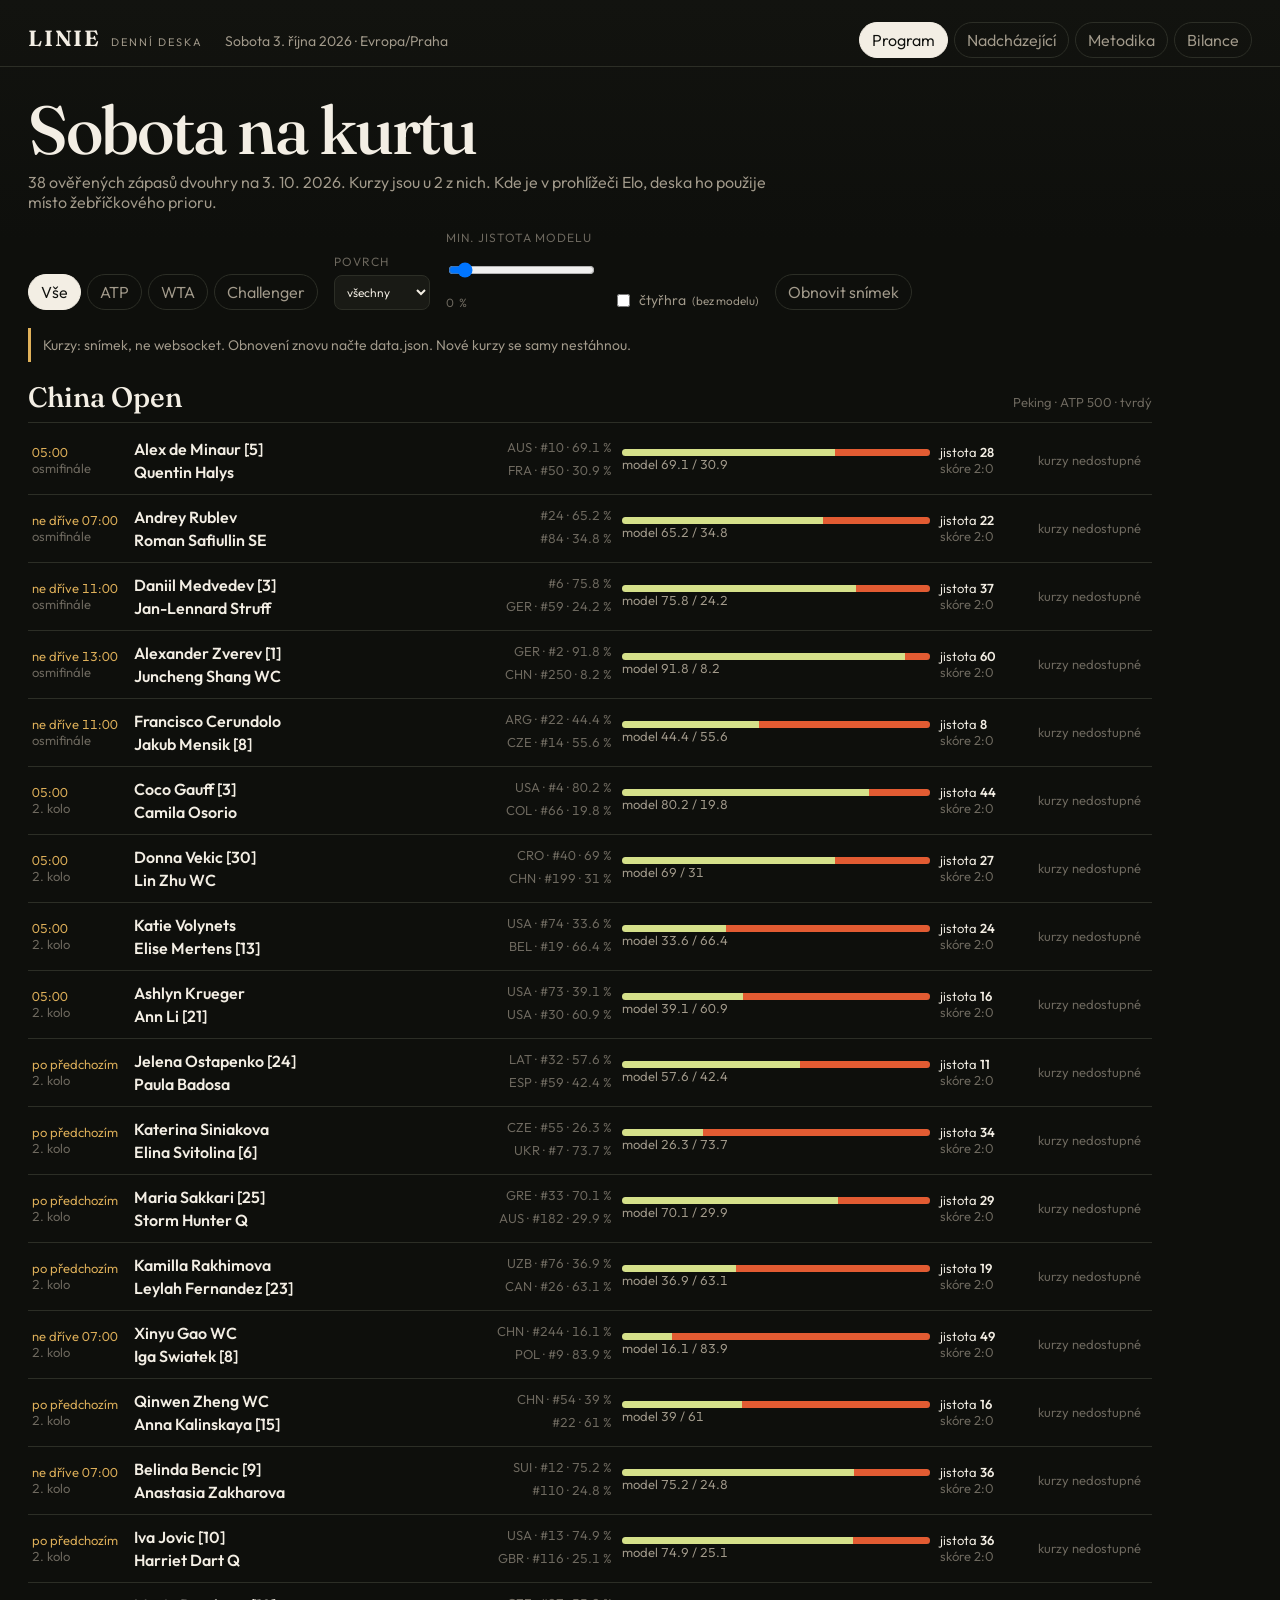
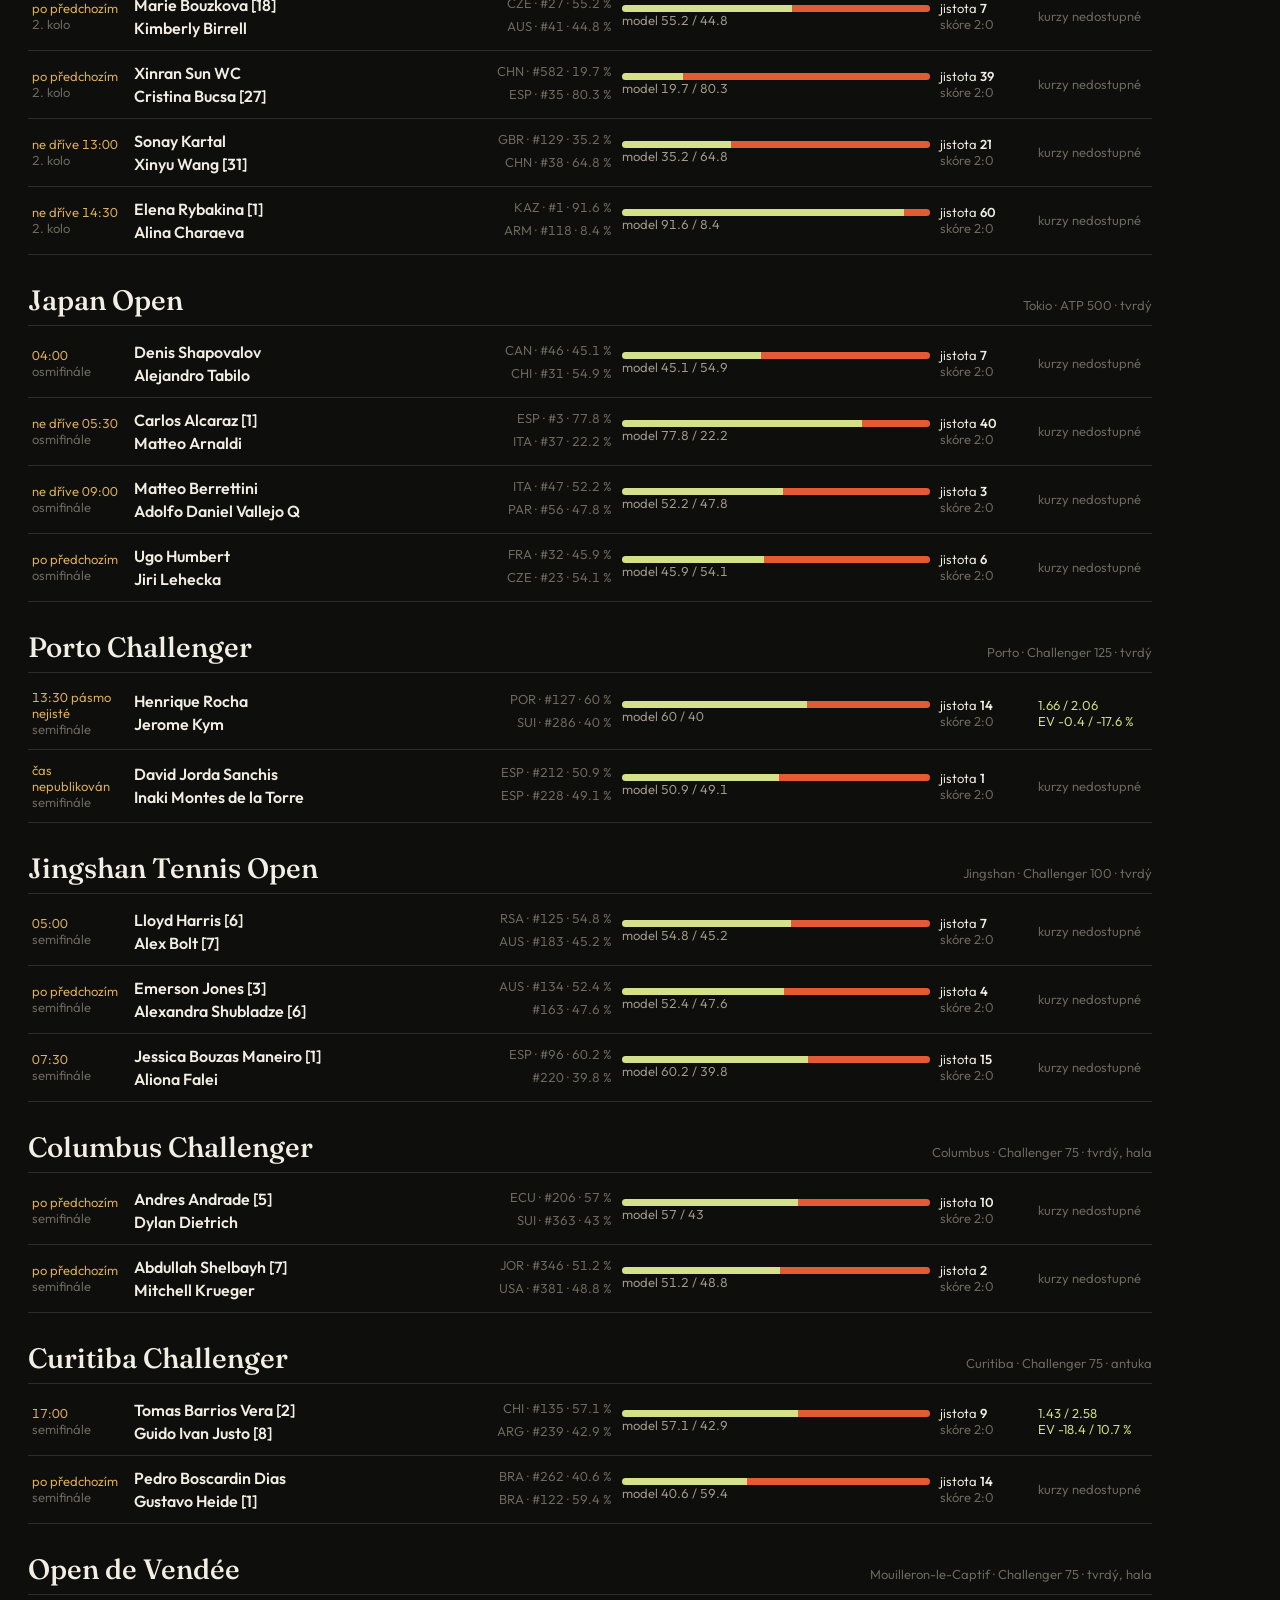
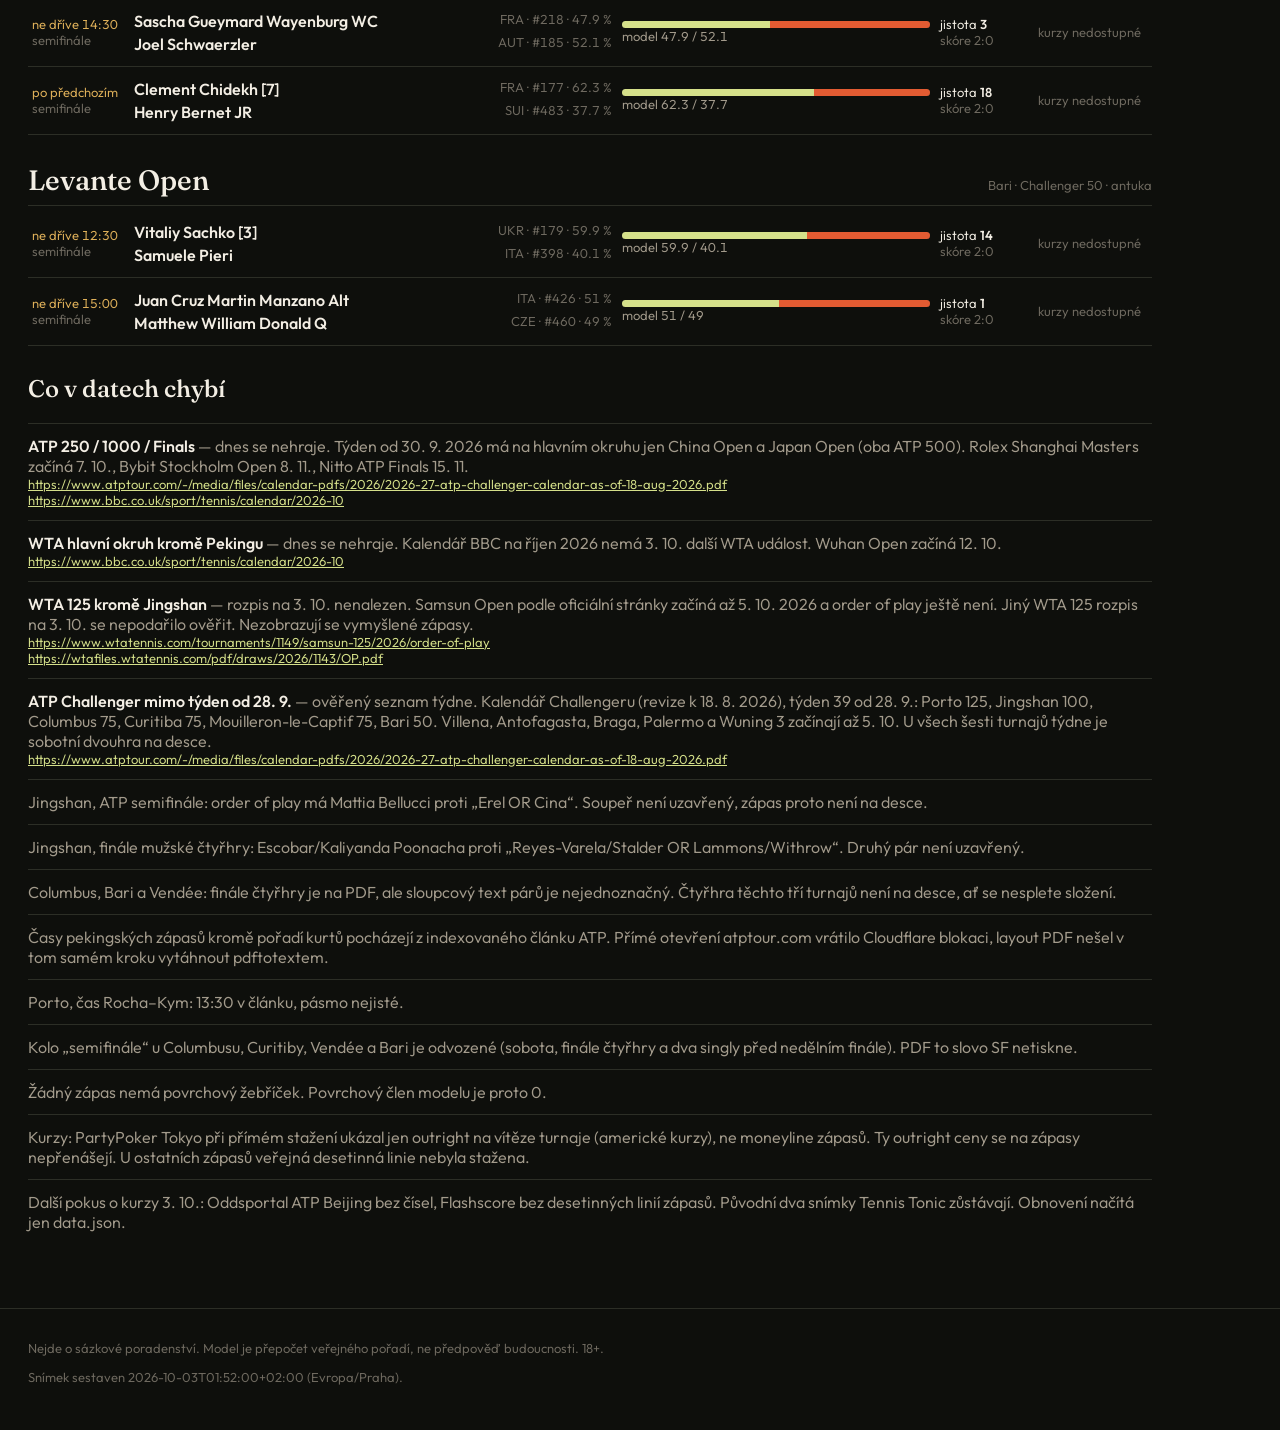
<file: index.html>
<!DOCTYPE html>
<html lang="cs">
<head>
<meta charset="utf-8">
<meta name="viewport" content="width=device-width, initial-scale=1">
<title>LINIE · tenis 3. října 2026</title>
<link rel="preconnect" href="https://fonts.googleapis.com">
<link rel="preconnect" href="https://fonts.gstatic.com" crossorigin>
<link href="https://fonts.googleapis.com/css2?family=Fraunces:opsz,wght@9..144,520;9..144,640&family=Outfit:wght@360;460;560&display=swap" rel="stylesheet">
<link rel="stylesheet" href="styles.css">
</head>
<body>
<header class="top">
  <div class="brand">
    <span class="mark">LINIE</span>
    <span class="brand-sub">denní deska</span>
  </div>
  <p class="dateline" id="dateline">Sobota 3. října 2026 · Evropa/Praha</p>
  <nav class="nav">
    <button type="button" data-page="board" class="on">Program</button>
    <button type="button" data-page="upcoming">Nadcházející</button>
    <button type="button" data-page="method">Metodika</button>
    <button type="button" data-page="record">Bilance</button>
  </nav>
</header>

<main id="app">
  <section id="page-board">
    <div class="lede">
      <h1>Sobota na kurtu</h1>
      <p id="lede-text"></p>
    </div>
    <div class="filters">
      <div class="seg" id="tour-filter" role="group" aria-label="Okruh">
        <button type="button" data-tour="all" class="on">Vše</button>
        <button type="button" data-tour="atp">ATP</button>
        <button type="button" data-tour="wta">WTA</button>
        <button type="button" data-tour="challenger">Challenger</button>
      </div>
      <div class="seg sub hidden" id="ch-filter">
        <button type="button" data-ch="all" class="on">Challenger vše</button>
        <button type="button" data-ch="atp_challenger">ATP Challenger</button>
        <button type="button" data-ch="wta_125">WTA 125</button>
      </div>
      <label class="select">Povrch
        <select id="surface">
          <option value="all">všechny</option>
          <option value="hard">tvrdý</option>
          <option value="hard_indoor">tvrdý, hala</option>
          <option value="clay">antuka</option>
        </select>
      </label>
      <label class="select">Min. jistota modelu
        <input id="minconf" type="range" min="0" max="80" value="0" step="5">
        <span id="minconf-label">0 %</span>
      </label>
      <label class="check"><input type="checkbox" id="doubles"> čtyřhra <small>(bez modelu)</small></label>
      <button type="button" id="reload" class="ghost">Obnovit snímek</button>
    </div>
    <p class="odds-banner" id="odds-banner"></p>
    <div id="board"></div>
    <section class="gaps" id="gaps"></section>
  </section>

  <section id="page-method" class="prose hidden">
    <h1>Jak model počítá</h1>
    <p>LINIE není tipařský účet. Je to průhledný přepočet žebříčku na pravděpodobnost. Nic z toho není sázkové doporučení.</p>
    <h2>Rating z pořadí</h2>
    <p>Kde je ověřené umístění, platí</p>
    <p class="formula">R = 2200 − 200 · log<sub>10</sub>(pořadí)</p>
    <p>Pravděpodobnost výhry hráče A proti B je logistická:</p>
    <p class="formula">P(A) = 1 / (1 + 10<sup>(R<sub>B</sub> − R<sub>A</sub>) / 400</sup>)</p>
    <p>Rozdíl deseti a padesáti míst tak není stejný jako rozdíl mezi první a druhou. Nasazení turnaje se do vzorce nedává. Nasazení je jen štítek pavouka.</p>
    <h2>Povrch</h2>
    <p>Člen povrchu je v datech explicitně 0. Povrch zápasu známe (tvrdý, hala, antuka), povrchové žebříčky ani bilance na povrchu se pro celé pole nepodařilo stáhnout jednotně. Model proto povrch neoceňuje. V detailu zápasu je to napsané. Jistota je kvůli tomu sražená koeficientem 0,72, a 0,64 tam, kde pořadí nepochází z tabulky k 2. říjnu.</p>
    <h2>Jistota</h2>
    <p>Jistota modelu = min(92, |P − 0,5| · 200) × kvalita dat. Je to vzdálenost od mince, ne záruka výsledku. Úzký žebříčkový rozdíl dá nízkou jistotu i při kompletních datech.</p>
    <h2>Skóre</h2>
    <p>Na tři vítězné sety se z pravděpodobnosti zápasu zpětně odhadne pravděpodobnost setu a z ní pravděpodobnost 2:0 a 2:1. Zobrazené skóre je modus modelu, ne prognóza průběhu.</p>
    <h2>Online Elo</h2>
    <p>Počáteční rating je vzorec z pořadí. Když v detailu zápasu zapíšete vítěze a sety, oba hráči se na daném povrchu posunou o Elo krok s K = 24. Očekávání je stejná logistická křivka. Sety se ukládají do bilance, ale nemění K: krok je za zápas, ne za gem. Další zápas na desce použije naučený rating na tom povrchu, jinak zase žebříčkový prior. Běží to v localStorage tohoto prohlížeče. Není to neuronová síť.</p>
    <h2>Živý stav</h2>
    <p>Do panelu se zadávají sety, gemy v rozehraném setu a kdo podává. Pravděpodobnost gemu na podání je z bodu, bod je prior z rozdílu ratingů (servis ani return se neměřily). Prior se zkalibruje tak, aby na 0:0 bez únavy seděl na předzápasové P. Únava násobí servisní náskok členem max(0,75, 1 − 0,004 · G). Hotový set, u kterého neznáme gemy, se počítá jako 10 gemů. Rozpad ukáže, co udělal rating, skóre a únava. Pravděpodobnost aktuálního setu a nejpravděpodobnější zbývající skóre zápasu se přepočtou s každým zadáním.</p>
    <h2>Kurzy</h2>
    <p>Desetinný kurz se bere jen z veřejné stránky stažené při sestavení snímku. Implikovaná pravděpodobnost je 1/kurz. Overround je součet obou mínus 1. Férová pravděpodobnost je implikovaná vydělená součtem. EV = P<sub>model</sub> · kurz − 1. Čtvrtinový Kelly je max(0, (P·kurz − 1) / (kurz − 1)) / 4. Když kurz není, sloupec říká „kurzy nedostupné“. Tlačítko obnovení znovu načte místní data.json. Živý websocket tu není.</p>
    <h2>Zdroje pořadí</h2>
    <p>ATP a WTA pořadí: StatsDream k 2. 10. 2026. Oficiální žebříček ATP při přímém stažení zablokoval Cloudflare. Xinran Sun je z karty hráčky na wtatennis.com (582, staženo 3. 10.). Guido Ivan Justo je z článku Tennis Tonic (239).</p>
  </section>

  <section id="page-upcoming" class="hidden">
    <div class="lede">
      <h1>Nadcházející</h1>
      <p>Turnaje po 3. říjnu 2026. Zápas je tu jen tehdy, když existuje order of play nebo hotová dvojice. Jinak zůstane „pavouk zatím není“.</p>
    </div>
    <div class="seg" id="up-filter">
      <button type="button" data-uptour="all" class="on">Vše</button>
      <button type="button" data-uptour="atp">ATP</button>
      <button type="button" data-uptour="wta">WTA</button>
      <button type="button" data-uptour="challenger">Challenger</button>
    </div>
    <div id="upcoming-list"></div>
  </section>

  <section id="page-record" class="prose hidden">
    <h1>Bilance</h1>
    <div id="record-body"></div>
  </section>
</main>

<aside id="drawer" class="drawer" hidden>
  <div class="drawer-card">
    <button type="button" id="drawer-close" class="ghost">Zavřít</button>
    <div id="drawer-body"></div>
  </div>
</aside>

<footer>
  <p>Nejde o sázkové poradenství. Model je přepočet veřejného pořadí, ne předpověď budoucnosti. 18+.</p>
  <p id="foot-time"></p>
</footer>
<script src="app.js"></script>
</body>
</html>
</file>
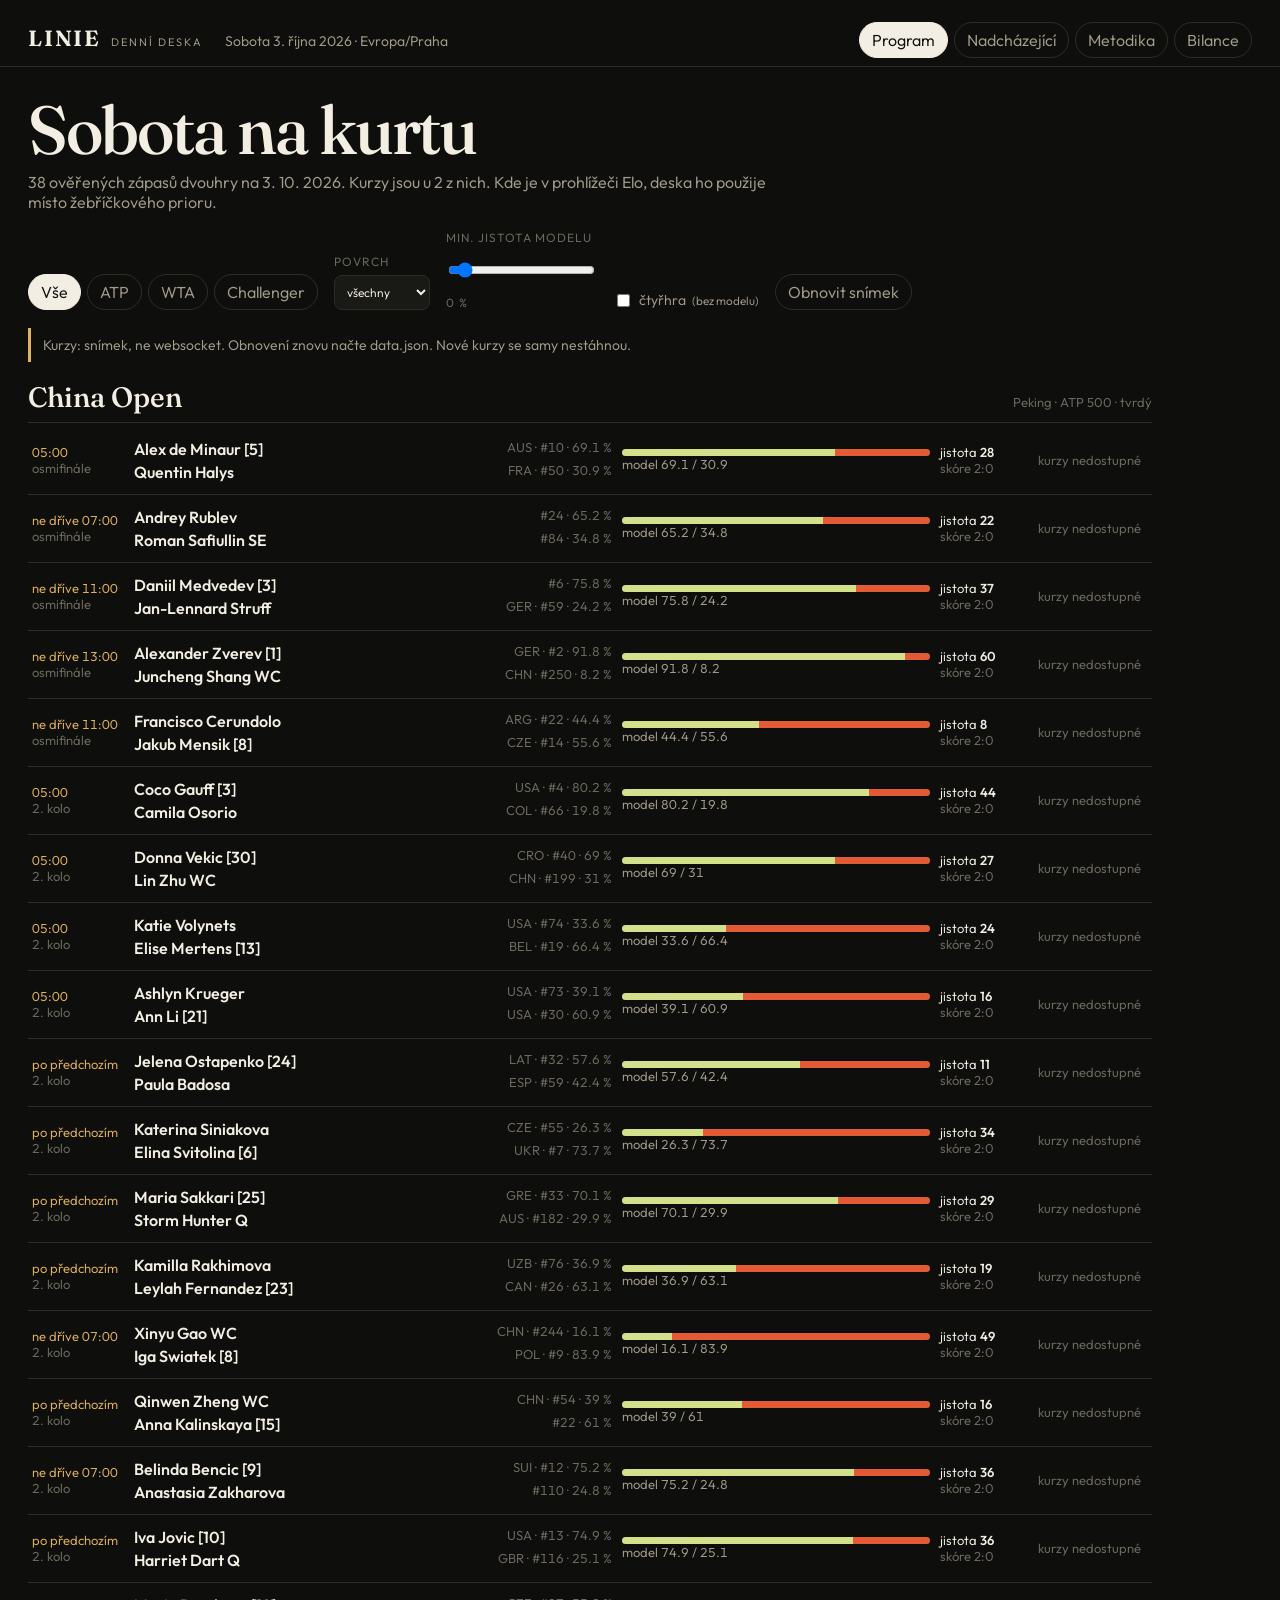
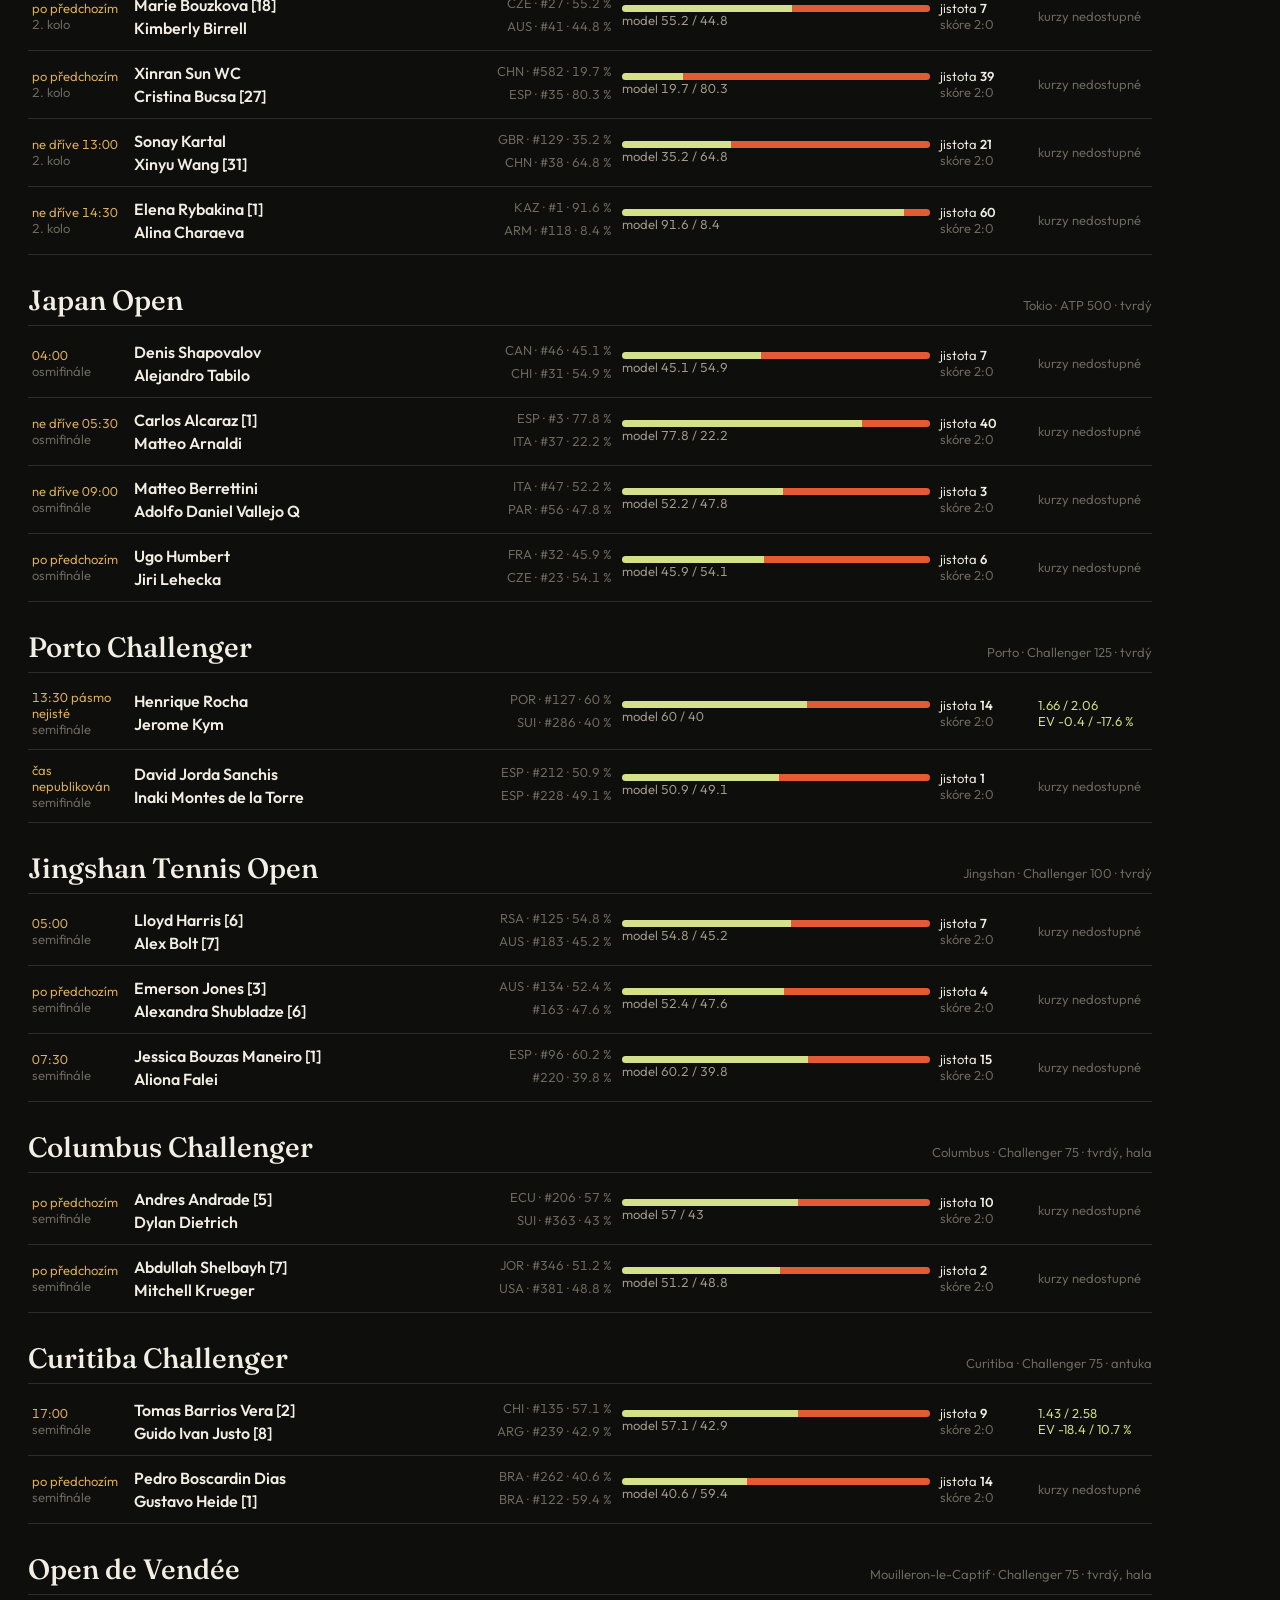
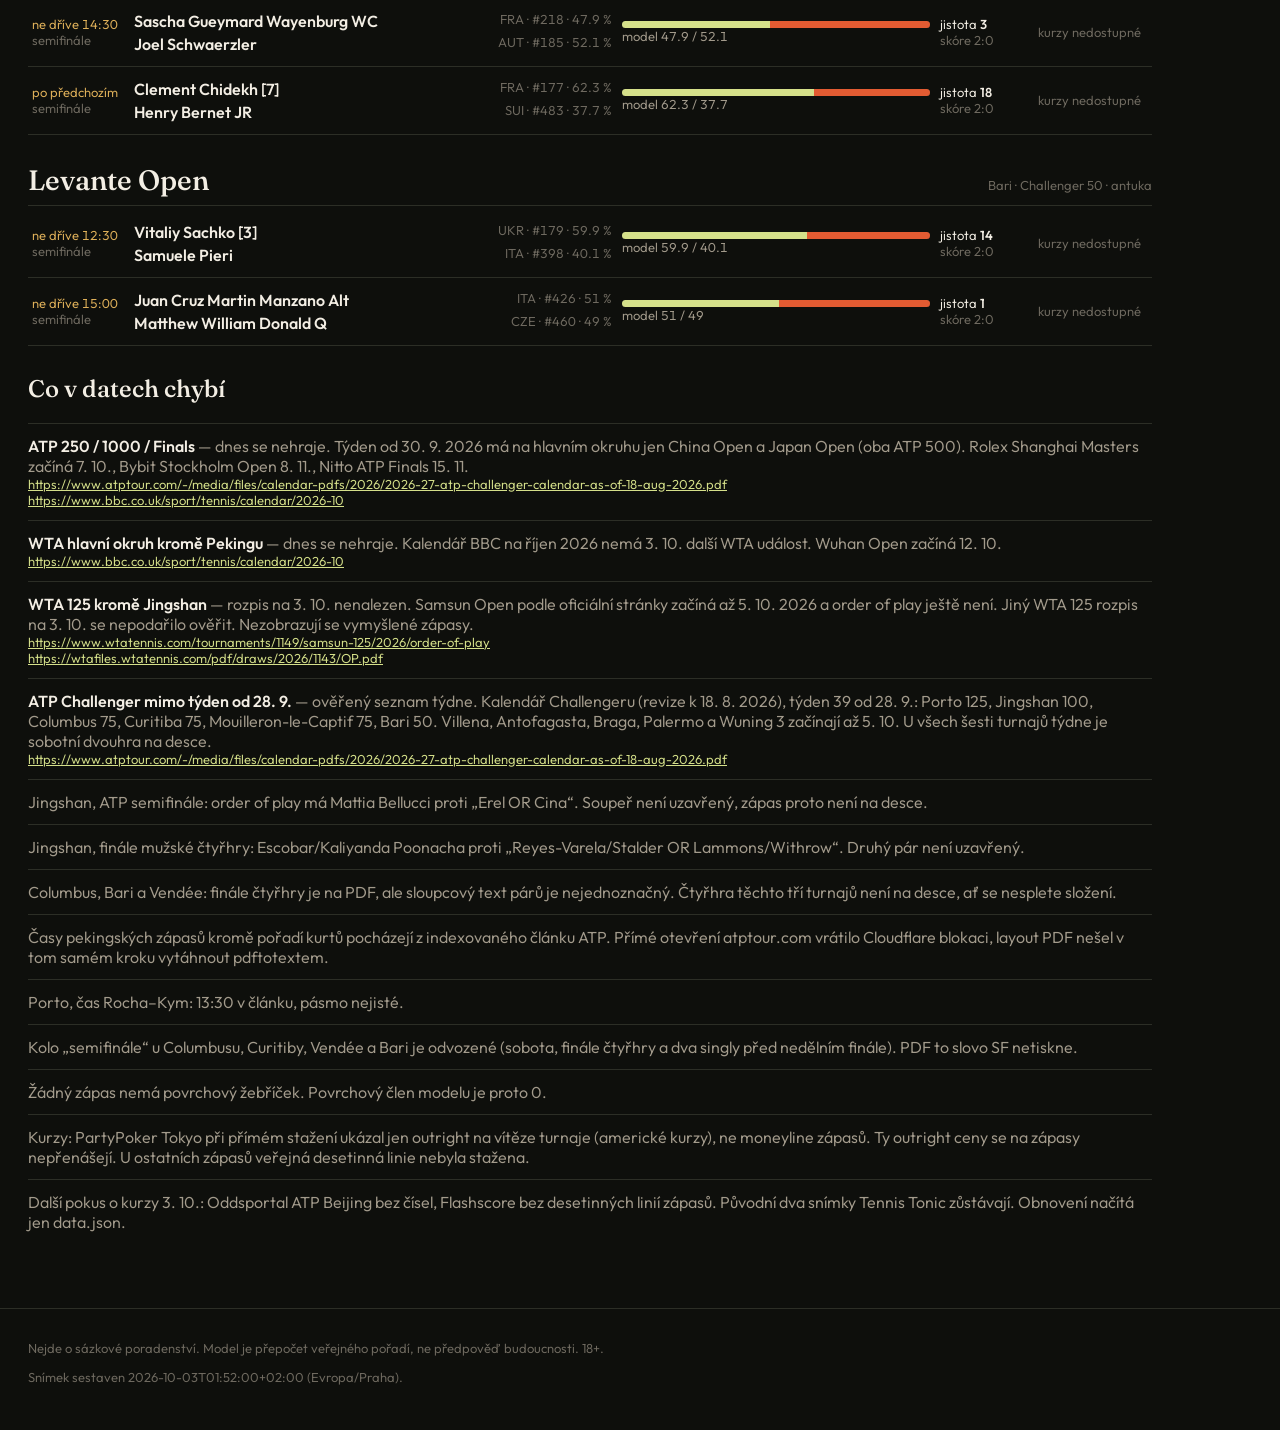
<file: telefon.html>
<!DOCTYPE html>
<html lang="cs">
<head>
<meta charset="utf-8">
<meta name="viewport" content="width=device-width, initial-scale=1">
<title>LINIE · tenis 3. října 2026</title>
<link rel="preconnect" href="https://fonts.googleapis.com">
<link rel="preconnect" href="https://fonts.gstatic.com" crossorigin>
<link href="https://fonts.googleapis.com/css2?family=Fraunces:opsz,wght@9..144,520;9..144,640&family=Outfit:wght@360;460;560&display=swap" rel="stylesheet">
<link rel="stylesheet" href="styles.css">
<style>aside#drawer[hidden]{display:none !important} html,body{background:#0e0f0c;color:#f3eee4}</style>
</head>
<body>
<header class="top">
  <div class="brand">
    <span class="mark">LINIE</span>
    <span class="brand-sub">denní deska</span>
  </div>
  <p class="dateline" id="dateline">Sobota 3. října 2026 · Evropa/Praha</p>
  <nav class="nav">
    <button type="button" data-page="board" class="on">Program</button>
    <button type="button" data-page="upcoming">Nadcházející</button>
    <button type="button" data-page="method">Metodika</button>
    <button type="button" data-page="record">Bilance</button>
  </nav>
</header>

<main id="app">
  <section id="page-board">
    <div class="lede">
      <h1>Sobota na kurtu</h1>
      <p id="lede-text"></p>
    </div>
    <div class="filters">
      <div class="seg" id="tour-filter" role="group" aria-label="Okruh">
        <button type="button" data-tour="all" class="on">Vše</button>
        <button type="button" data-tour="atp">ATP</button>
        <button type="button" data-tour="wta">WTA</button>
        <button type="button" data-tour="challenger">Challenger</button>
      </div>
      <div class="seg sub hidden" id="ch-filter">
        <button type="button" data-ch="all" class="on">Challenger vše</button>
        <button type="button" data-ch="atp_challenger">ATP Challenger</button>
        <button type="button" data-ch="wta_125">WTA 125</button>
      </div>
      <label class="select">Povrch
        <select id="surface">
          <option value="all">všechny</option>
          <option value="hard">tvrdý</option>
          <option value="hard_indoor">tvrdý, hala</option>
          <option value="clay">antuka</option>
        </select>
      </label>
      <label class="select">Min. jistota modelu
        <input id="minconf" type="range" min="0" max="80" value="0" step="5">
        <span id="minconf-label">0 %</span>
      </label>
      <label class="check"><input type="checkbox" id="doubles"> čtyřhra <small>(bez modelu)</small></label>
      <button type="button" id="reload" class="ghost">Obnovit snímek</button>
    </div>
    <p class="odds-banner" id="odds-banner"></p>
    <div id="board"></div>
    <section class="gaps" id="gaps"></section>
  </section>

  <section id="page-method" class="prose hidden">
    <h1>Jak model počítá</h1>
    <p>LINIE není tipařský účet. Je to průhledný přepočet žebříčku na pravděpodobnost. Nic z toho není sázkové doporučení.</p>
    <h2>Rating z pořadí</h2>
    <p>Kde je ověřené umístění, platí</p>
    <p class="formula">R = 2200 − 200 · log<sub>10</sub>(pořadí)</p>
    <p>Pravděpodobnost výhry hráče A proti B je logistická:</p>
    <p class="formula">P(A) = 1 / (1 + 10<sup>(R<sub>B</sub> − R<sub>A</sub>) / 400</sup>)</p>
    <p>Rozdíl deseti a padesáti míst tak není stejný jako rozdíl mezi první a druhou. Nasazení turnaje se do vzorce nedává. Nasazení je jen štítek pavouka.</p>
    <h2>Povrch</h2>
    <p>Člen povrchu je v datech explicitně 0. Povrch zápasu známe (tvrdý, hala, antuka), povrchové žebříčky ani bilance na povrchu se pro celé pole nepodařilo stáhnout jednotně. Model proto povrch neoceňuje. V detailu zápasu je to napsané. Jistota je kvůli tomu sražená koeficientem 0,72, a 0,64 tam, kde pořadí nepochází z tabulky k 2. říjnu.</p>
    <h2>Jistota</h2>
    <p>Jistota modelu = min(92, |P − 0,5| · 200) × kvalita dat. Je to vzdálenost od mince, ne záruka výsledku. Úzký žebříčkový rozdíl dá nízkou jistotu i při kompletních datech.</p>
    <h2>Skóre</h2>
    <p>Na tři vítězné sety se z pravděpodobnosti zápasu zpětně odhadne pravděpodobnost setu a z ní pravděpodobnost 2:0 a 2:1. Zobrazené skóre je modus modelu, ne prognóza průběhu.</p>
    <h2>Online Elo</h2>
    <p>Počáteční rating je vzorec z pořadí. Když v detailu zápasu zapíšete vítěze a sety, oba hráči se na daném povrchu posunou o Elo krok s K = 24. Očekávání je stejná logistická křivka. Sety se ukládají do bilance, ale nemění K: krok je za zápas, ne za gem. Další zápas na desce použije naučený rating na tom povrchu, jinak zase žebříčkový prior. Běží to v localStorage tohoto prohlížeče. Není to neuronová síť.</p>
    <h2>Živý stav</h2>
    <p>Do panelu se zadávají sety, gemy v rozehraném setu a kdo podává. Pravděpodobnost gemu na podání je z bodu, bod je prior z rozdílu ratingů (servis ani return se neměřily). Prior se zkalibruje tak, aby na 0:0 bez únavy seděl na předzápasové P. Únava násobí servisní náskok členem max(0,75, 1 − 0,004 · G). Hotový set, u kterého neznáme gemy, se počítá jako 10 gemů. Rozpad ukáže, co udělal rating, skóre a únava. Pravděpodobnost aktuálního setu a nejpravděpodobnější zbývající skóre zápasu se přepočtou s každým zadáním.</p>
    <h2>Kurzy</h2>
    <p>Desetinný kurz se bere jen z veřejné stránky stažené při sestavení snímku. Implikovaná pravděpodobnost je 1/kurz. Overround je součet obou mínus 1. Férová pravděpodobnost je implikovaná vydělená součtem. EV = P<sub>model</sub> · kurz − 1. Čtvrtinový Kelly je max(0, (P·kurz − 1) / (kurz − 1)) / 4. Když kurz není, sloupec říká „kurzy nedostupné“. Tlačítko obnovení znovu načte místní data.json. Živý websocket tu není.</p>
    <h2>Zdroje pořadí</h2>
    <p>ATP a WTA pořadí: StatsDream k 2. 10. 2026. Oficiální žebříček ATP při přímém stažení zablokoval Cloudflare. Xinran Sun je z karty hráčky na wtatennis.com (582, staženo 3. 10.). Guido Ivan Justo je z článku Tennis Tonic (239).</p>
  </section>

  <section id="page-upcoming" class="hidden">
    <div class="lede">
      <h1>Nadcházející</h1>
      <p>Turnaje po 3. říjnu 2026. Zápas je tu jen tehdy, když existuje order of play nebo hotová dvojice. Jinak zůstane „pavouk zatím není“.</p>
    </div>
    <div class="seg" id="up-filter">
      <button type="button" data-uptour="all" class="on">Vše</button>
      <button type="button" data-uptour="atp">ATP</button>
      <button type="button" data-uptour="wta">WTA</button>
      <button type="button" data-uptour="challenger">Challenger</button>
    </div>
    <div id="upcoming-list"></div>
  </section>

  <section id="page-record" class="prose hidden">
    <h1>Bilance</h1>
    <div id="record-body"></div>
  </section>
</main>

<aside id="drawer" class="drawer" hidden>
  <div class="drawer-card">
    <button type="button" id="drawer-close" class="ghost">Zavřít</button>
    <div id="drawer-body"></div>
  </div>
</aside>

<footer>
  <p>Nejde o sázkové poradenství. Model je přepočet veřejného pořadí, ne předpověď budoucnosti. 18+.</p>
  <p id="foot-time"></p>
</footer>
<script src="app.js"></script>
</body>
</html>
</file>
<file: styles.css>
:root {
  --bg: #0e0f0c;
  --bg2: #161712;
  --ink: #f3eee4;
  --muted: #a39b8c;
  --dim: #6f6a60;
  --line: #2c2e26;
  --clay: #e25b32;
  --ball: #d5e08a;
  --gold: #e0b15a;
  --card: #191a15;
  --shadow: 0 24px 60px rgba(0,0,0,.35);
  --serif: "Fraunces", "Iowan Old Style", Palatino, Georgia, serif;
  --sans: "Outfit", "Avenir Next", "Segoe UI", sans-serif;
}
* { box-sizing: border-box; }
html, body { margin: 0; background: var(--bg); color: var(--ink); }
body {
  font-family: var(--sans);
  font-weight: 360;
  min-height: 100vh;
  background-image:
    radial-gradient(1200px 500px at 90% -10%, rgba(226,91,50,.16), transparent 55%),
    linear-gradient(180deg, #12130f 0%, #0e0f0c 240px);
}
button, select, input { font: inherit; color: inherit; }
button { cursor: pointer; }
.top {
  display: flex; align-items: baseline; gap: 22px; flex-wrap: wrap;
  padding: 22px 28px 8px;
  border-bottom: 1px solid var(--line);
}
.brand { display: flex; align-items: baseline; gap: 10px; }
.mark {
  font-family: var(--serif);
  font-weight: 640;
  letter-spacing: .08em;
  font-size: 22px;
}
.brand-sub { color: var(--muted); letter-spacing: .18em; text-transform: uppercase; font-size: 11px; }
.dateline { margin: 0; color: var(--muted); font-size: 14px; }
.nav { margin-left: auto; display: flex; gap: 6px; }
.nav button, .ghost, .seg button {
  background: transparent;
  border: 1px solid var(--line);
  border-radius: 999px;
  padding: 7px 12px;
  color: var(--muted);
}
.nav button.on, .seg button.on { color: var(--bg); background: var(--ink); border-color: var(--ink); }
main { padding: 22px 28px 64px; max-width: 1180px; }
.lede h1, .prose h1 {
  font-family: var(--serif);
  font-weight: 520;
  font-size: clamp(40px, 6vw, 68px);
  line-height: .95;
  margin: 8px 0 10px;
  letter-spacing: -0.03em;
}
.lede p { max-width: 68ch; color: var(--muted); margin-top: 0; }
.filters { display: flex; flex-wrap: wrap; gap: 12px 16px; align-items: end; margin: 18px 0; }
.seg { display: flex; flex-wrap: wrap; gap: 6px; }
.hidden { display: none !important; }
.select, .check { display: flex; flex-direction: column; gap: 6px; color: var(--dim); font-size: 12px; letter-spacing: .08em; text-transform: uppercase; }
.select select, .select input[type=range] { text-transform: none; letter-spacing: 0; color: var(--ink); background: var(--card); border: 1px solid var(--line); border-radius: 8px; padding: 8px; }
.check { flex-direction: row; align-items: center; text-transform: none; letter-spacing: 0; color: var(--muted); font-size: 14px; }
.odds-banner {
  border-left: 3px solid var(--gold);
  padding: 8px 12px;
  color: var(--muted);
  font-size: 14px;
  margin: 0 0 18px;
}
.tournament { margin: 0 0 28px; }
.tournament header {
  display: flex; justify-content: space-between; gap: 12px; align-items: baseline;
  border-bottom: 1px solid var(--line); padding-bottom: 8px; margin-bottom: 4px;
}
.tournament h2 { font-family: var(--serif); font-size: 28px; margin: 0; font-weight: 520; }
.meta { color: var(--dim); font-size: 13px; }
.row {
  width: 100%;
  text-align: left;
  background: transparent;
  border: 0;
  border-bottom: 1px solid var(--line);
  padding: 12px 4px;
  display: grid;
  grid-template-columns: 92px 1.4fr .9fr 88px 110px;
  gap: 10px;
  align-items: center;
}
.row:hover { background: rgba(243,238,228,.03); }
.when { color: var(--gold); font-variant-numeric: tabular-nums; font-size: 13px; }
.players { display: flex; flex-direction: column; gap: 3px; }
.p { display: flex; justify-content: space-between; gap: 8px; }
.p strong { font-weight: 560; }
.p .rk { color: var(--dim); font-variant-numeric: tabular-nums; font-size: 13px; }
.bar {
  height: 7px; background: #2a2b24; border-radius: 99px; overflow: hidden; display: flex;
}
.bar i { display: block; height: 100%; background: var(--ball); }
.bar i.b { background: var(--clay); }
.pct { font-variant-numeric: tabular-nums; font-size: 13px; color: var(--muted); }
.conf { font-size: 13px; }
.conf b { color: var(--ink); font-weight: 560; }
.odds-col { font-size: 13px; color: var(--dim); }
.odds-col.has { color: var(--ball); }
.tag {
  display: inline-block; border: 1px solid var(--line); border-radius: 99px;
  padding: 1px 7px; font-size: 11px; letter-spacing: .06em; text-transform: uppercase; color: var(--muted);
}
.gaps { margin-top: 28px; }
.gaps h2, .prose h2 { font-family: var(--serif); font-weight: 520; }
.gap, .unav {
  border-top: 1px solid var(--line);
  padding: 12px 0;
  color: var(--muted);
}
.unav strong { color: var(--ink); font-weight: 560; }
.prose { max-width: 72ch; }
.prose p { color: var(--muted); line-height: 1.55; }
.formula {
  font-family: var(--serif);
  color: var(--ink) !important;
  font-size: 22px;
  background: var(--card);
  border: 1px solid var(--line);
  padding: 12px 16px;
}
.empty-hero {
  border: 1px solid var(--line);
  padding: 28px;
  background: var(--card);
}
.empty-kicker { font-family: var(--serif); font-size: 32px; color: var(--ink) !important; margin-top: 0; }
.drawer[hidden] { display: none !important; }
.drawer {
  position: fixed; inset: 0; background: rgba(8,8,6,.62);
  display: flex; justify-content: flex-end;
}
.drawer-card {
  width: min(480px, 100%);
  background: var(--bg2);
  height: 100%;
  overflow: auto;
  padding: 20px 22px 40px;
  box-shadow: var(--shadow);
  border-left: 1px solid var(--line);
}
.drawer h3 { font-family: var(--serif); font-size: 34px; margin: 12px 0; font-weight: 520; line-height: 1; }
.why { color: var(--muted); line-height: 1.5; }
.src { font-size: 13px; word-break: break-word; }
.src a { color: var(--ball); }
footer {
  padding: 18px 28px 32px;
  color: var(--dim);
  border-top: 1px solid var(--line);
  font-size: 13px;
}
@media (max-width: 800px), (orientation: portrait) and (max-width: 1000px) {
  .top, main, footer { padding-left: 16px; padding-right: 16px; }
  .top { flex-direction: column; align-items: flex-start; gap: 10px; }
  .nav { margin-left: 0; width: 100%; flex-wrap: wrap; }
  .row { grid-template-columns: 1fr; gap: 8px; }
  .p { flex-direction: column; align-items: flex-start; gap: 2px; }
  .lede h1 { font-size: 42px; }
  .tournament header { flex-direction: column; align-items: flex-start; }
  .drawer-card { width: 100%; }
}

.event {
  border-top: 1px solid var(--line);
  padding: 16px 0;
  display: grid;
  grid-template-columns: 140px 1fr;
  gap: 8px 18px;
}
.event h3 { margin: 0; font-family: var(--serif); font-weight: 520; font-size: 26px; }
.pill {
  display: inline-block;
  margin-right: 6px;
  margin-top: 6px;
}
.live {
  margin-top: 16px;
  border: 1px solid var(--line);
  background: var(--card);
  padding: 12px;
}
.live h4 { margin: 0 0 8px; font-family: var(--serif); font-weight: 520; font-size: 22px; }
.live-grid { display: grid; grid-template-columns: 1fr 1fr; gap: 8px; }
.live label { display: flex; flex-direction: column; gap: 4px; color: var(--dim); font-size: 12px; letter-spacing: .06em; text-transform: uppercase; }
.live input, .live select {
  background: var(--bg);
  border: 1px solid var(--line);
  color: var(--ink);
  border-radius: 8px;
  padding: 8px;
  text-transform: none;
  letter-spacing: 0;
  font-size: 15px;
}
.factors { margin: 10px 0; }
.factors div { display: flex; justify-content: space-between; gap: 8px; border-bottom: 1px solid var(--line); padding: 6px 0; font-size: 14px; }
.delta-pos { color: var(--ball); }
.delta-neg { color: var(--clay); }
.sets-form { display: grid; grid-template-columns: 1fr 16px 1fr; gap: 6px; align-items: center; margin: 6px 0; }
.err { color: var(--clay); }
@media (max-width: 800px) {
  .event { grid-template-columns: 1fr; }
}
</file>
